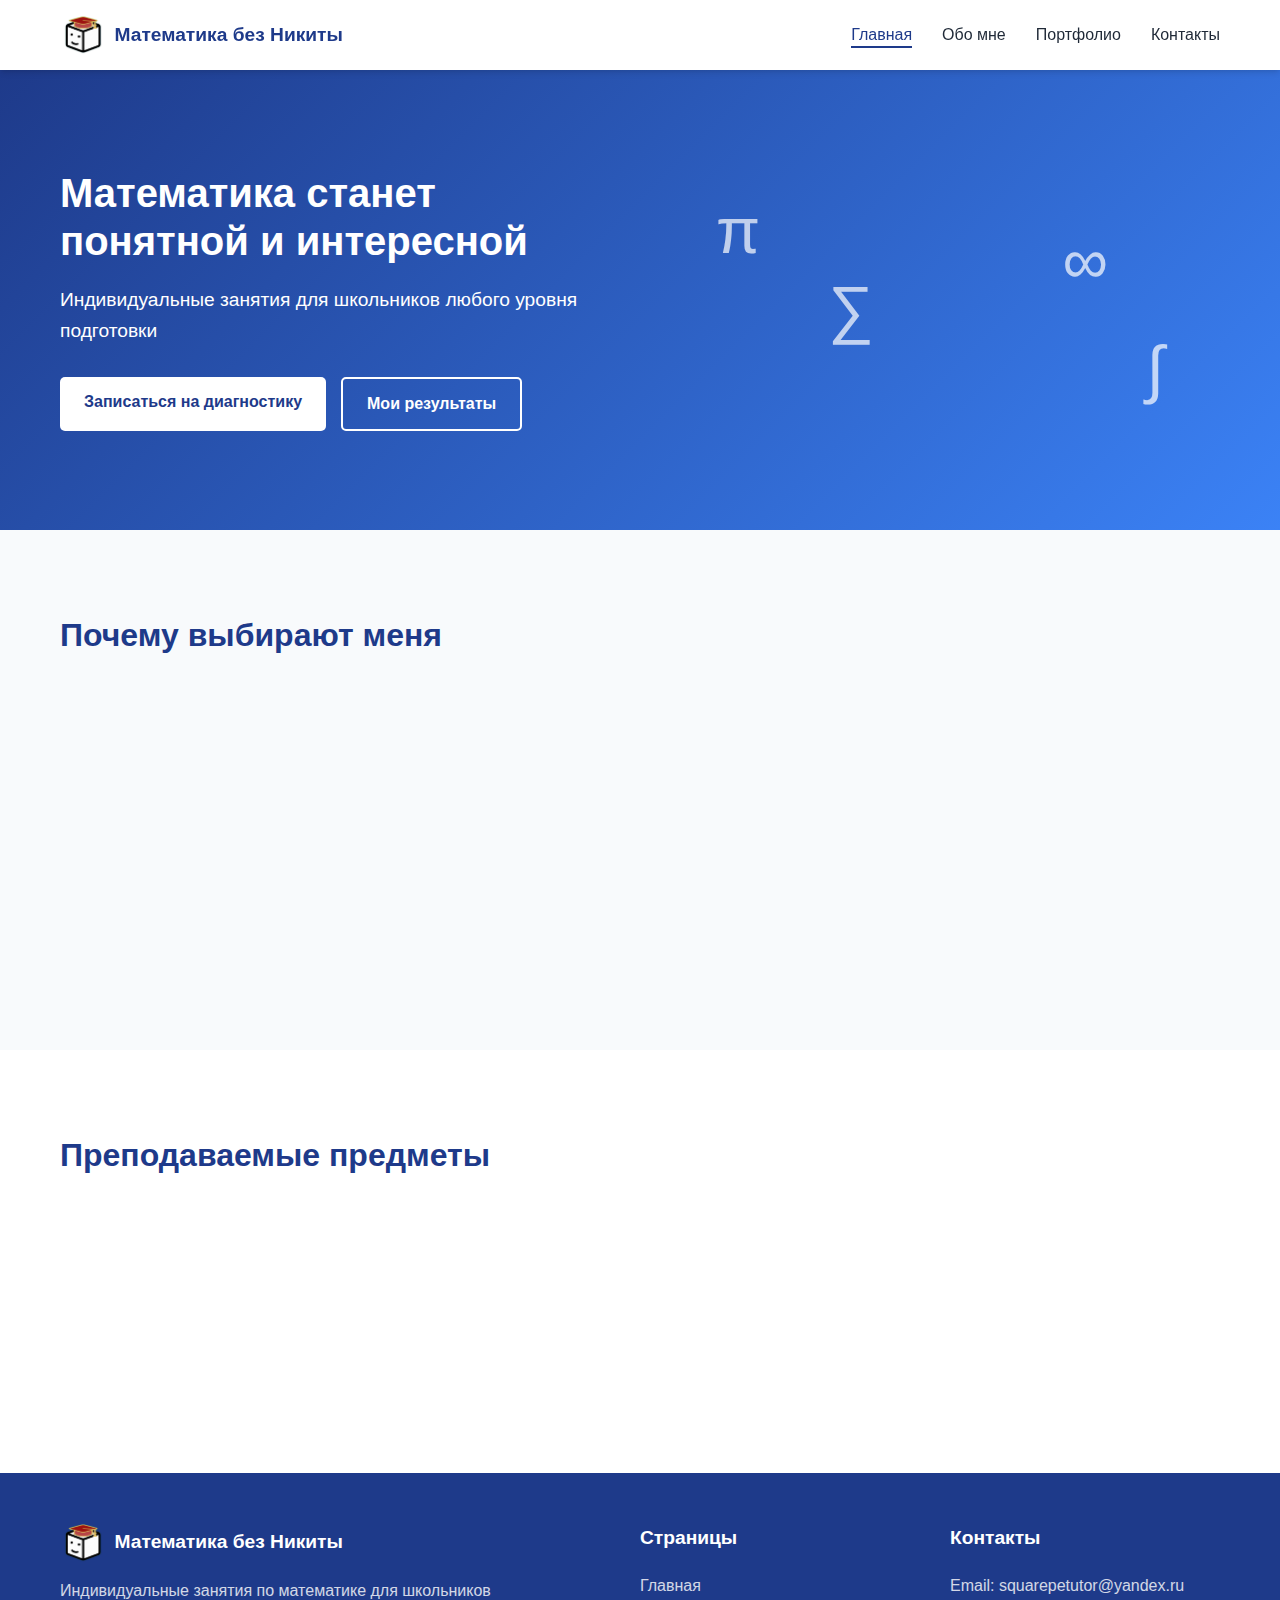
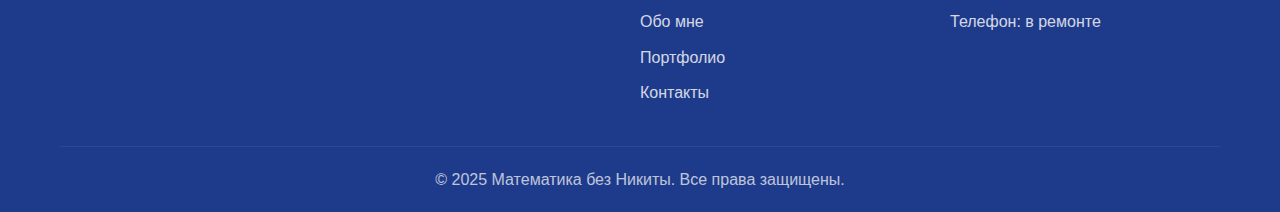
<file: index.html>
<!DOCTYPE html>
<html lang="ru">
<head>
    <meta charset="UTF-8">
    <meta name="viewport" content="width=device-width, initial-scale=1.0">
    <title>Репетитор по математике | Главная</title>
    <link rel="stylesheet" href="css/style.css">
    <link rel="stylesheet" href="css/animations.css">
</head>
<body>
    <header class="header">
        <div class="container">
            <div class="header-content">
                <a href="index.html" class="logo">
                    <img src="images/logo.png" alt="Логотип репетитора по математике">
                    <span>Математика без Никиты</span>
                </a>
                <nav class="nav">
                    <ul>
                        <li><a href="index.html" class="active">Главная</a></li>
                        <li><a href="about.html">Обо мне</a></li>
                        <li><a href="portfolio.html">Портфолио</a></li>
                        <li><a href="contacts.html">Контакты</a></li>
                    </ul>
                </nav>
                <button class="menu-toggle" id="menuToggle">
                    <span></span>
                    <span></span>
                    <span></span>
                </button>
            </div>
        </div>
    </header>

    <main>
        <section class="hero">
            <div class="container">
                <div class="hero-content">
                    <div class="hero-text">
                        <h1 class="hero-title fade-in">Математика станет понятной и интересной</h1>
                        <p class="hero-subtitle fade-in">Индивидуальные занятия для школьников любого уровня подготовки</p>
                        <div class="hero-buttons fade-in">
                            <a href="contacts.html" class="btn btn-primary">Записаться на диагностику</a>
                            <a href="portfolio.html" class="btn btn-secondary">Мои результаты</a>
                        </div>
                    </div>
                    <div class="hero-image">
                        <div class="math-symbols">
                            <span class="symbol">π</span>
                            <span class="symbol">∞</span>
                            <span class="symbol">∑</span>
                            <span class="symbol">∫</span>
                        </div>
                    </div>
                </div>
            </div>
        </section>

        <section class="features">
            <div class="container">
                <h2 class="section-title">Почему выбирают меня</h2>
                <div class="features-grid">
                    <div class="feature-card slide-up">
                        <div class="feature-icon">🎯</div>
                        <h3>Индивидуальный подход</h3>
                        <p>Программа занятий разрабатывается с учетом уровня знаний и целей каждого ученика</p>
                    </div>
                    <div class="feature-card slide-up">
                        <div class="feature-icon">📈</div>
                        <h3>Видимый результат</h3>
                        <p>Систематическое улучшение оценок и понимание предмета уже после первых занятий</p>
                    </div>
                    <div class="feature-card slide-up">
                        <div class="feature-icon">⏱️</div>
                        <h3>Гибкий график</h3>
                        <p>Возможность подобрать удобное время для занятий, включая выходные дни</p>
                    </div>
                </div>
            </div>
        </section>

        <section class="subjects">
            <div class="container">
                <h2 class="section-title">Преподаваемые предметы</h2>
                <div class="subjects-list">
                    <div class="subject-item scale-in">
                        <h3>Подготовка к ОГЭ</h3>
                        <p>Системная подготовка к основному государственному экзамену по математике</p>
                    </div>
                    <div class="subject-item scale-in">
                        <h3>Подготовка к ЕГЭ</h3>
                        <p>Углубленная подготовка к единому государственному экзамену, разбор всех заданий</p>
                    </div>
                    <div class="subject-item scale-in">
                        <h3>Подготовка к ДВИ</h3>
                        <p>Подготовка к вступительным испытаниям МГУ на базе заданий прошлых лет</p>
                    </div>
                </div>
            </div>
        </section>
    </main>

    <footer class="footer">
        <div class="container">
            <div class="footer-content">
                <div class="footer-info">
                    <div class="logo logo-footer">
                        <img src="images/logo.png" alt="Логотип репетитора по математике">
                        <span>Математика без Никиты</span>
                    </div>
                    <p>Индивидуальные занятия по математике для школьников</p>
                </div>
                <div class="footer-links">
                    <h4>Страницы</h4>
                    <ul>
                        <li><a href="index.html">Главная</a></li>
                        <li><a href="about.html">Обо мне</a></li>
                        <li><a href="portfolio.html">Портфолио</a></li>
                        <li><a href="contacts.html">Контакты</a></li>
                    </ul>
                </div>
                <div class="footer-contact">
                    <h4>Контакты</h4>
                    <p>Email: squarepetutor@yandex.ru</p>
                    <p>Телефон: в ремонте</p>
                </div>
            </div>
            <div class="footer-bottom">
                <p>&copy; 2025 Математика без Никиты. Все права защищены.</p>
            </div>
        </div>
    </footer>

    <script src="js/main.js"></script>
    <script src="js/animations.js"></script>
</body>
</html>
</file>
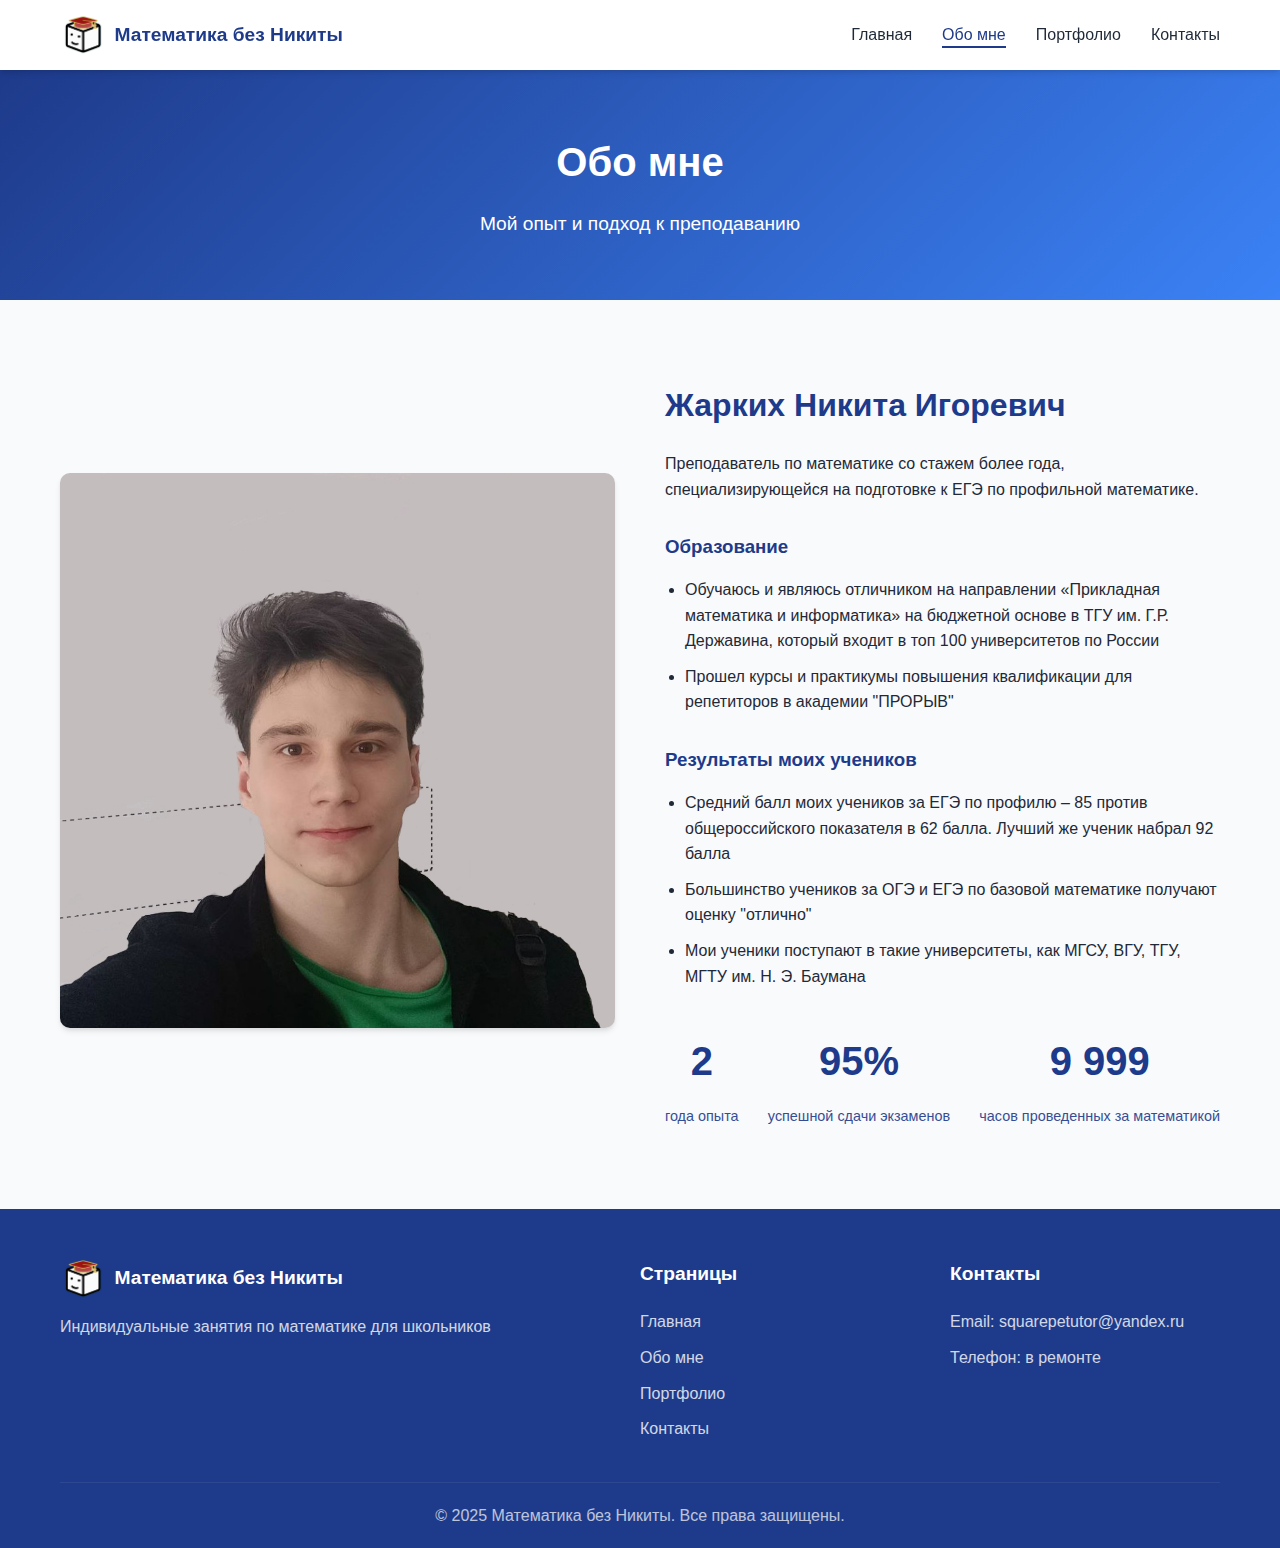
<file: about.html>
<!DOCTYPE html>
<html lang="ru">
<head>
    <meta charset="UTF-8">
    <meta name="viewport" content="width=device-width, initial-scale=1.0">
    <title>Репетитор по математике | Обо мне</title>
    <link rel="stylesheet" href="css/style.css">
    <link rel="stylesheet" href="css/animations.css">
</head>
<body>
    <header class="header">
        <div class="container">
            <div class="header-content">
                <a href="index.html" class="logo">
                    <img src="images/logo.png" alt="Логотип репетитора по математике">
                    <span>Математика без Никиты</span>
                </a>
                <nav class="nav">
                    <ul>
                        <li><a href="index.html">Главная</a></li>
                        <li><a href="about.html" class="active">Обо мне</a></li>
                        <li><a href="portfolio.html">Портфолио</a></li>
                        <li><a href="contacts.html">Контакты</a></li>
                    </ul>
                </nav>
                <button class="menu-toggle" id="menuToggle">
                    <span></span>
                    <span></span>
                    <span></span>
                </button>
            </div>
        </div>
    </header>

    <main>
        <section class="page-hero">
            <div class="container">
                <h1 class="page-title fade-in">Обо мне</h1>
                <p class="page-subtitle fade-in">Мой опыт и подход к преподаванию</p>
            </div>
        </section>

        <section class="about-content">
            <div class="container">
                <div class="about-grid">
                    <div class="about-image slide-in-left">
                        <img src="images/profile.jpg" alt="Фото репетитора">
                    </div>
                    <div class="about-text slide-in-right">
                        <h2>Жарких Никита Игоревич</h2>
                        <p>Преподаватель по математике со стажем более года, специализирующейся на подготовке к ЕГЭ по профильной математике.</p>
                        
                        <h3>Образование</h3>
                        <ul>
                            <li>Обучаюсь и являюсь отличником на направлении «Прикладная математика и информатика» на бюджетной основе в ТГУ им. Г.Р. Державина, который входит в топ 100 университетов по России</li>
                            <li>Прошел курсы и практикумы повышения квалификации для репетиторов в академии "ПРОРЫВ"</li>
                        </ul>
                        
                        <h3>Результаты моих учеников</h3>
                        <ul>
                            <li>Средний балл моих учеников за ЕГЭ по профилю – 85 против общероссийского показателя в 62 балла. Лучший же ученик набрал 92 балла</li>
                            <li>Большинство учеников за ОГЭ и ЕГЭ по базовой математике получают оценку "отлично"</li>
                            <li>Мои ученики поступают в такие университеты, как МГСУ, ВГУ, ТГУ, МГТУ им. Н. Э. Баумана</li>
                        </ul>
                        
                        <div class="stats">
                            <div class="stat">
                                <span class="stat-number about-color-blue">2</span>
                                <span class="stat-label about-color-blue">года опыта</span>
                            </div>
                            <div class="stat">
                                <span class="stat-number about-color-blue">95%</span>
                                <span class="stat-label about-color-blue">успешной сдачи экзаменов</span>
                            </div>
                            <div class="stat">
                                <span class="stat-number about-color-blue">9 999</span>
                                <span class="stat-label about-color-blue">часов проведенных за математикой</span>
                            </div>
                        </div>
                    </div>
                </div>
            </div>
        </section>
    </main>

    <footer class="footer">
        <div class="container">
            <div class="footer-content">
                <div class="footer-info">
                    <div class="logo logo-footer">
                        <img src="images/logo.png" alt="Логотип репетитора по математике">
                        <span>Математика без Никиты</span>
                    </div>
                    <p>Индивидуальные занятия по математике для школьников</p>
                </div>
                <div class="footer-links">
                    <h4>Страницы</h4>
                    <ul>
                        <li><a href="index.html">Главная</a></li>
                        <li><a href="about.html">Обо мне</a></li>
                        <li><a href="portfolio.html">Портфолио</a></li>
                        <li><a href="contacts.html">Контакты</a></li>
                    </ul>
                </div>
                <div class="footer-contact">
                    <h4>Контакты</h4>
                    <p>Email: squarepetutor@yandex.ru</p>
                    <p>Телефон: в ремонте</p>
                </div>
            </div>
            <div class="footer-bottom">
                <p>&copy; 2025 Математика без Никиты. Все права защищены.</p>
            </div>
        </div>
    </footer>

    <script src="js/main.js"></script>
    <script src="js/animations.js"></script>
</body>
</html>
</file>
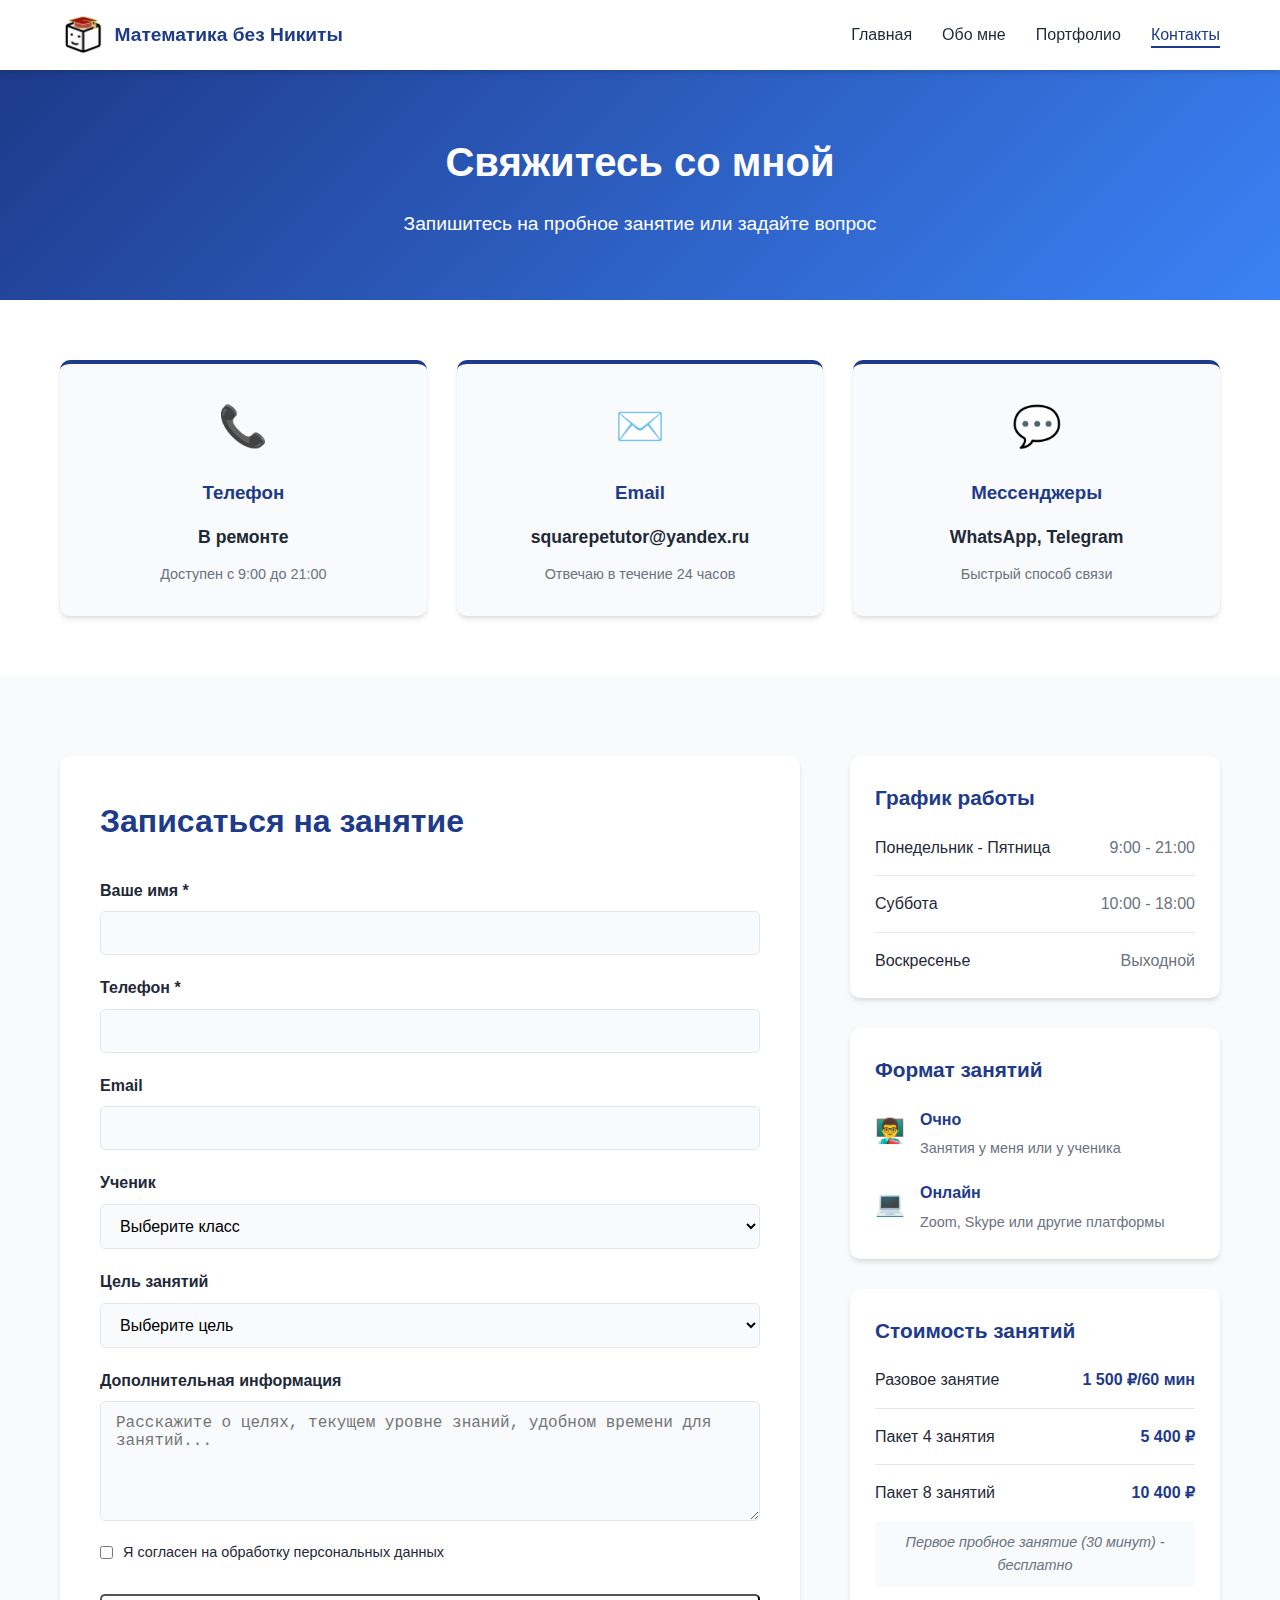
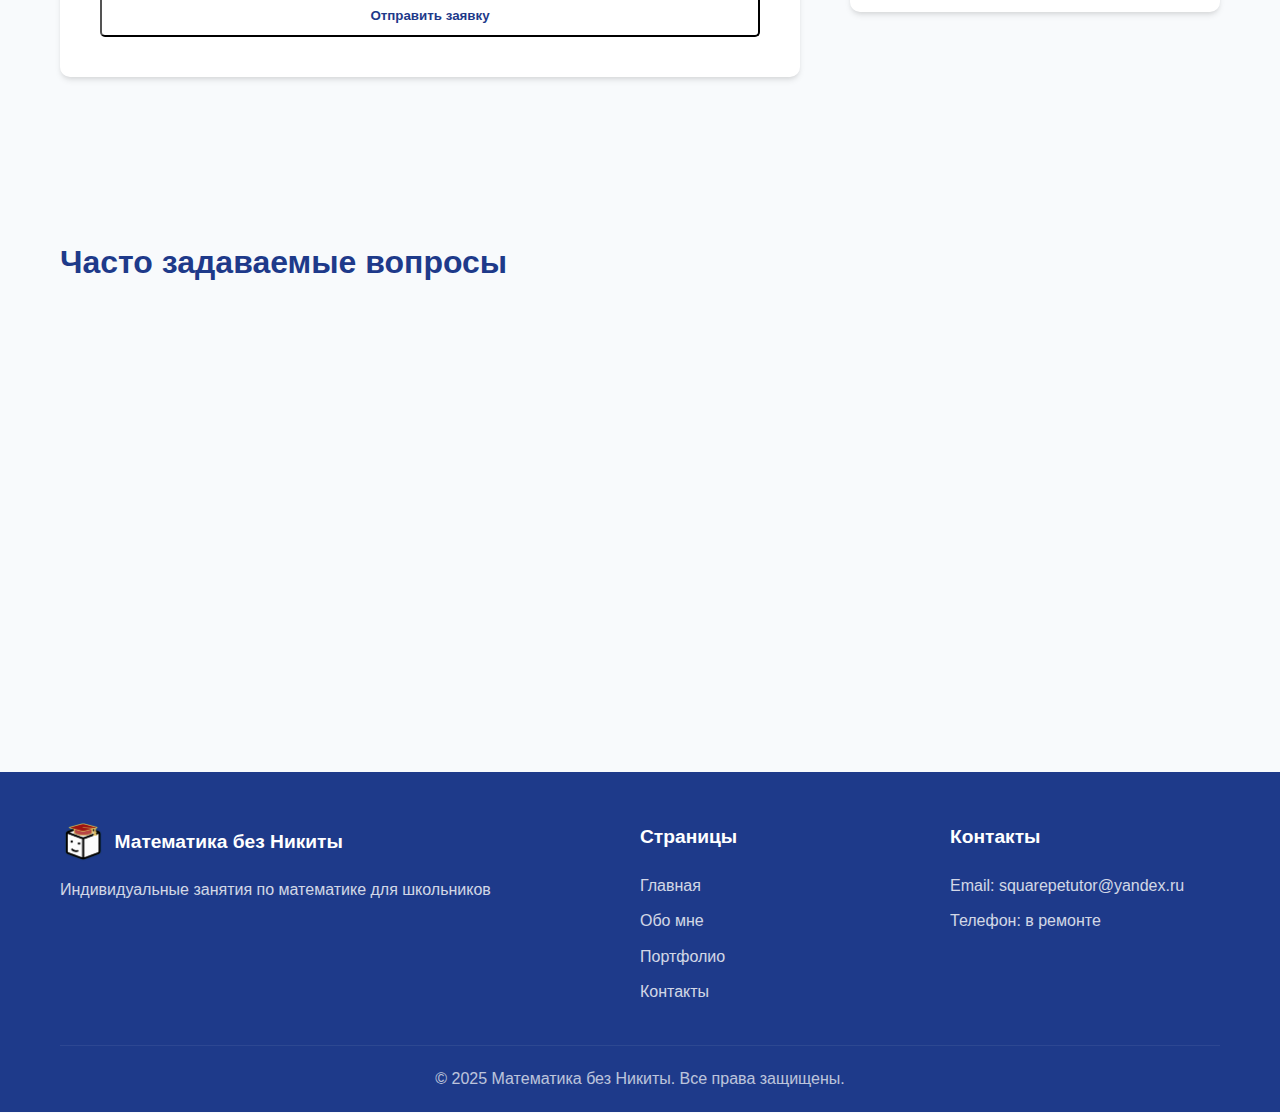
<file: contacts.html>
<!DOCTYPE html>
<html lang="ru">
<head>
    <meta charset="UTF-8">
    <meta name="viewport" content="width=device-width, initial-scale=1.0">
    <title>Репетитор по математике | Контакты</title>
    <link rel="stylesheet" href="css/style.css">
    <link rel="stylesheet" href="css/animations.css">
</head>
<body>
    <header class="header">
        <div class="container">
            <div class="header-content">
                <a href="index.html" class="logo">
                    <img src="images/logo.png" alt="Логотип репетитора по математике">
                    <span>Математика без Никиты</span>
                </a>
                <nav class="nav">
                    <ul>
                        <li><a href="index.html">Главная</a></li>
                        <li><a href="about.html">Обо мне</a></li>
                        <li><a href="portfolio.html">Портфолио</a></li>
                        <li><a href="contacts.html" class="active">Контакты</a></li>
                    </ul>
                </nav>
                <button class="menu-toggle" id="menuToggle">
                    <span></span>
                    <span></span>
                    <span></span>
                </button>
            </div>
        </div>
    </header>

    <main>
        <section class="page-hero">
            <div class="container">
                <h1 class="page-title fade-in">Свяжитесь со мной</h1>
                <p class="page-subtitle fade-in">Запишитесь на пробное занятие или задайте вопрос</p>
            </div>
        </section>

        <section class="contact-info">
            <div class="container">
                <div class="contact-grid">
                    <div class="contact-card slide-in-left">
                        <div class="contact-icon">📞</div>
                        <h3>Телефон</h3>
                        <p>В ремонте</p>
                        <span class="contact-note">Доступен с 9:00 до 21:00</span>
                    </div>
                    
                    <div class="contact-card">
                        <div class="contact-icon">✉️</div>
                        <h3>Email</h3>
                        <p>squarepetutor@yandex.ru</p>
                        <span class="contact-note">Отвечаю в течение 24 часов</span>
                    </div>
                    
                    <div class="contact-card slide-in-right">
                        <div class="contact-icon">💬</div>
                        <h3>Мессенджеры</h3>
                        <p>WhatsApp, Telegram</p>
                        <span class="contact-note">Быстрый способ связи</span>
                    </div>
                </div>
            </div>
        </section>

        <section class="contact-content">
            <div class="container">
                <div class="contact-layout">
                    <div class="contact-form-section">
                        <h2 class="section-title">Записаться на занятие</h2>
                        <form class="contact-form" id="contactForm">
                            <div class="form-group">
                                <label for="name">Ваше имя *</label>
                                <input type="text" id="name" name="name" required>
                                <span class="error-message" id="nameError"></span>
                            </div>
                            
                            <div class="form-group">
                                <label for="phone">Телефон *</label>
                                <input type="tel" id="phone" name="phone" required>
                                <span class="error-message" id="phoneError"></span>
                            </div>
                            
                            <div class="form-group">
                                <label for="email">Email</label>
                                <input type="email" id="email" name="email">
                                <span class="error-message" id="emailError"></span>
                            </div>
                            
                            <div class="form-group">
                                <label for="student">Ученик</label>
                                <select id="student" name="student">
                                    <option value="">Выберите класс</option>
                                    <option value="1-4">1-4 класс</option>
                                    <option value="5-7">5-7 класс</option>
                                    <option value="8-9">8-9 класс (подготовка к ОГЭ)</option>
                                    <option value="10-11">10-11 класс (подготовка к ЕГЭ)</option>
                                    <option value="other">Другое</option>
                                </select>
                            </div>
                            
                            <div class="form-group">
                                <label for="subject">Цель занятий</label>
                                <select id="subject" name="subject">
                                    <option value="">Выберите цель</option>
                                    <option value="homework">Помощь с домашними заданиями</option>
                                    <option value="gaps">Устранение пробелов в знаниях</option>
                                    <option value="oge">Подготовка к ОГЭ</option>
                                    <option value="ege">Подготовка к ЕГЭ</option>
                                    <option value="olympiad">Подготовка к олимпиадам</option>
                                    <option value="other">Другое</option>
                                </select>
                            </div>
                            
                            <div class="form-group">
                                <label for="message">Дополнительная информация</label>
                                <textarea id="message" name="message" rows="5" placeholder="Расскажите о целях, текущем уровне знаний, удобном времени для занятий..."></textarea>
                            </div>
                            
                            <div class="form-group checkbox-group">
                                <input type="checkbox" id="consent" name="consent" required>
                                <label for="consent">Я согласен на обработку персональных данных</label>
                                <span class="error-message" id="consentError"></span>
                            </div>
                            
                            <button type="submit" class="btn btn-primary btn-full">Отправить заявку</button>
                        </form>
                    </div>
                    
                    <div class="contact-details">
                        <div class="details-card">
                            <h3>График работы</h3>
                            <div class="schedule">
                                <div class="schedule-item">
                                    <span class="day">Понедельник - Пятница</span>
                                    <span class="time">9:00 - 21:00</span>
                                </div>
                                <div class="schedule-item">
                                    <span class="day">Суббота</span>
                                    <span class="time">10:00 - 18:00</span>
                                </div>
                                <div class="schedule-item">
                                    <span class="day">Воскресенье</span>
                                    <span class="time">Выходной</span>
                                </div>
                            </div>
                        </div>
                        
                        <div class="details-card">
                            <h3>Формат занятий</h3>
                            <div class="format-list">
                                <div class="format-item">
                                    <div class="format-icon">👨‍🏫</div>
                                    <div class="format-info">
                                        <h4>Очно</h4>
                                        <p>Занятия у меня или у ученика</p>
                                    </div>
                                </div>
                                <div class="format-item">
                                    <div class="format-icon">💻</div>
                                    <div class="format-info">
                                        <h4>Онлайн</h4>
                                        <p>Zoom, Skype или другие платформы</p>
                                    </div>
                                </div>
                            </div>
                        </div>
                        
                        <div class="details-card">
                            <h3>Стоимость занятий</h3>
                            <div class="pricing">
                                <div class="price-item">
                                    <span class="lesson-type">Разовое занятие</span>
                                    <span class="price">1 500 ₽/60 мин</span>
                                </div>
                                <div class="price-item">
                                    <span class="lesson-type">Пакет 4 занятия</span>
                                    <span class="price">5 400 ₽</span>
                                </div>
                                <div class="price-item">
                                    <span class="lesson-type">Пакет 8 занятий</span>
                                    <span class="price">10 400 ₽</span>
                                </div>
                            </div>
                            <p class="price-note">Первое пробное занятие (30 минут) - бесплатно</p>
                        </div>
                    </div>
                </div>
            </div>
        </section>

        <section class="faq-section">
            <div class="container">
                <h2 class="section-title">Часто задаваемые вопросы</h2>
                <div class="faq-list">
                    <div class="faq-item slide-up">
                        <div class="faq-question">
                            <h3>Как проходит первое занятие?</h3>
                            <span class="faq-toggle">+</span>
                        </div>
                        <div class="faq-answer">
                            <p>Первое занятие длится 30 минут и проводится бесплатно. На нем я знакомлюсь с учеником, определяю текущий уровень знаний, выявляю пробелы и обсуждаю цели. После занятия составляю индивидуальный план подготовки.</p>
                        </div>
                    </div>
                    
                    <div class="faq-item slide-up">
                        <div class="faq-question">
                            <h3>Сколько длится стандартное занятие?</h3>
                            <span class="faq-toggle">+</span>
                        </div>
                        <div class="faq-answer">
                            <p>Стандартное занятие длится 60 минут. Для подготовки к ЕГЭ и ОГЭ рекомендую занятия по 90 минут, чтобы охватить больше материала и проработать сложные задания.</p>
                        </div>
                    </div>
                    
                    <div class="faq-item slide-up">
                        <div class="faq-question">
                            <h3>Нужно ли покупать учебники?</h3>
                            <span class="faq-toggle">+</span>
                        </div>
                        <div class="faq-answer">
                            <p>Все необходимые материалы я предоставляю в электронном виде. Это включает теорию, практические задания, тесты и дополнительные материалы. Если потребуются конкретные учебники, я сообщу заранее.</p>
                        </div>
                    </div>
                    
                    <div class="faq-item slide-up">
                        <div class="faq-question">
                            <h3>Можно ли перенести занятие?</h3>
                            <span class="faq-toggle">+</span>
                        </div>
                        <div class="faq-answer">
                            <p>Да, занятие можно перенести, если предупредить за 24 часа. В экстренных ситуациях рассмотрим индивидуально. Отмененные занятия не пропадают - мы найдем удобное время для переноса.</p>
                        </div>
                    </div>
                </div>
            </div>
        </section>
    </main>

    <footer class="footer">
        <div class="container">
            <div class="footer-content">
                <div class="footer-info">
                    <div class="logo logo-footer">
                        <img src="images/logo.png" alt="Логотип репетитора по математике">
                        <span>Математика без Никиты</span>
                    </div>
                    <p>Индивидуальные занятия по математике для школьников</p>
                </div>
                <div class="footer-links">
                    <h4>Страницы</h4>
                    <ul>
                        <li><a href="index.html">Главная</a></li>
                        <li><a href="about.html">Обо мне</a></li>
                        <li><a href="portfolio.html">Портфолио</a></li>
                        <li><a href="contacts.html">Контакты</a></li>
                    </ul>
                </div>
                <div class="footer-contact">
                    <h4>Контакты</h4>
                    <p>Email: squarepetutor@yandex.ru</p>
                    <p>Телефон: в ремонте</p>
                </div>
            </div>
            <div class="footer-bottom">
                <p>&copy; 2025 Математика без Никиты. Все права защищены.</p>
            </div>
        </div>
    </footer>

    <script src="js/main.js"></script>
    <script src="js/animations.js"></script>
    <script src="js/contacts.js"></script>
</body>
</html>
</file>
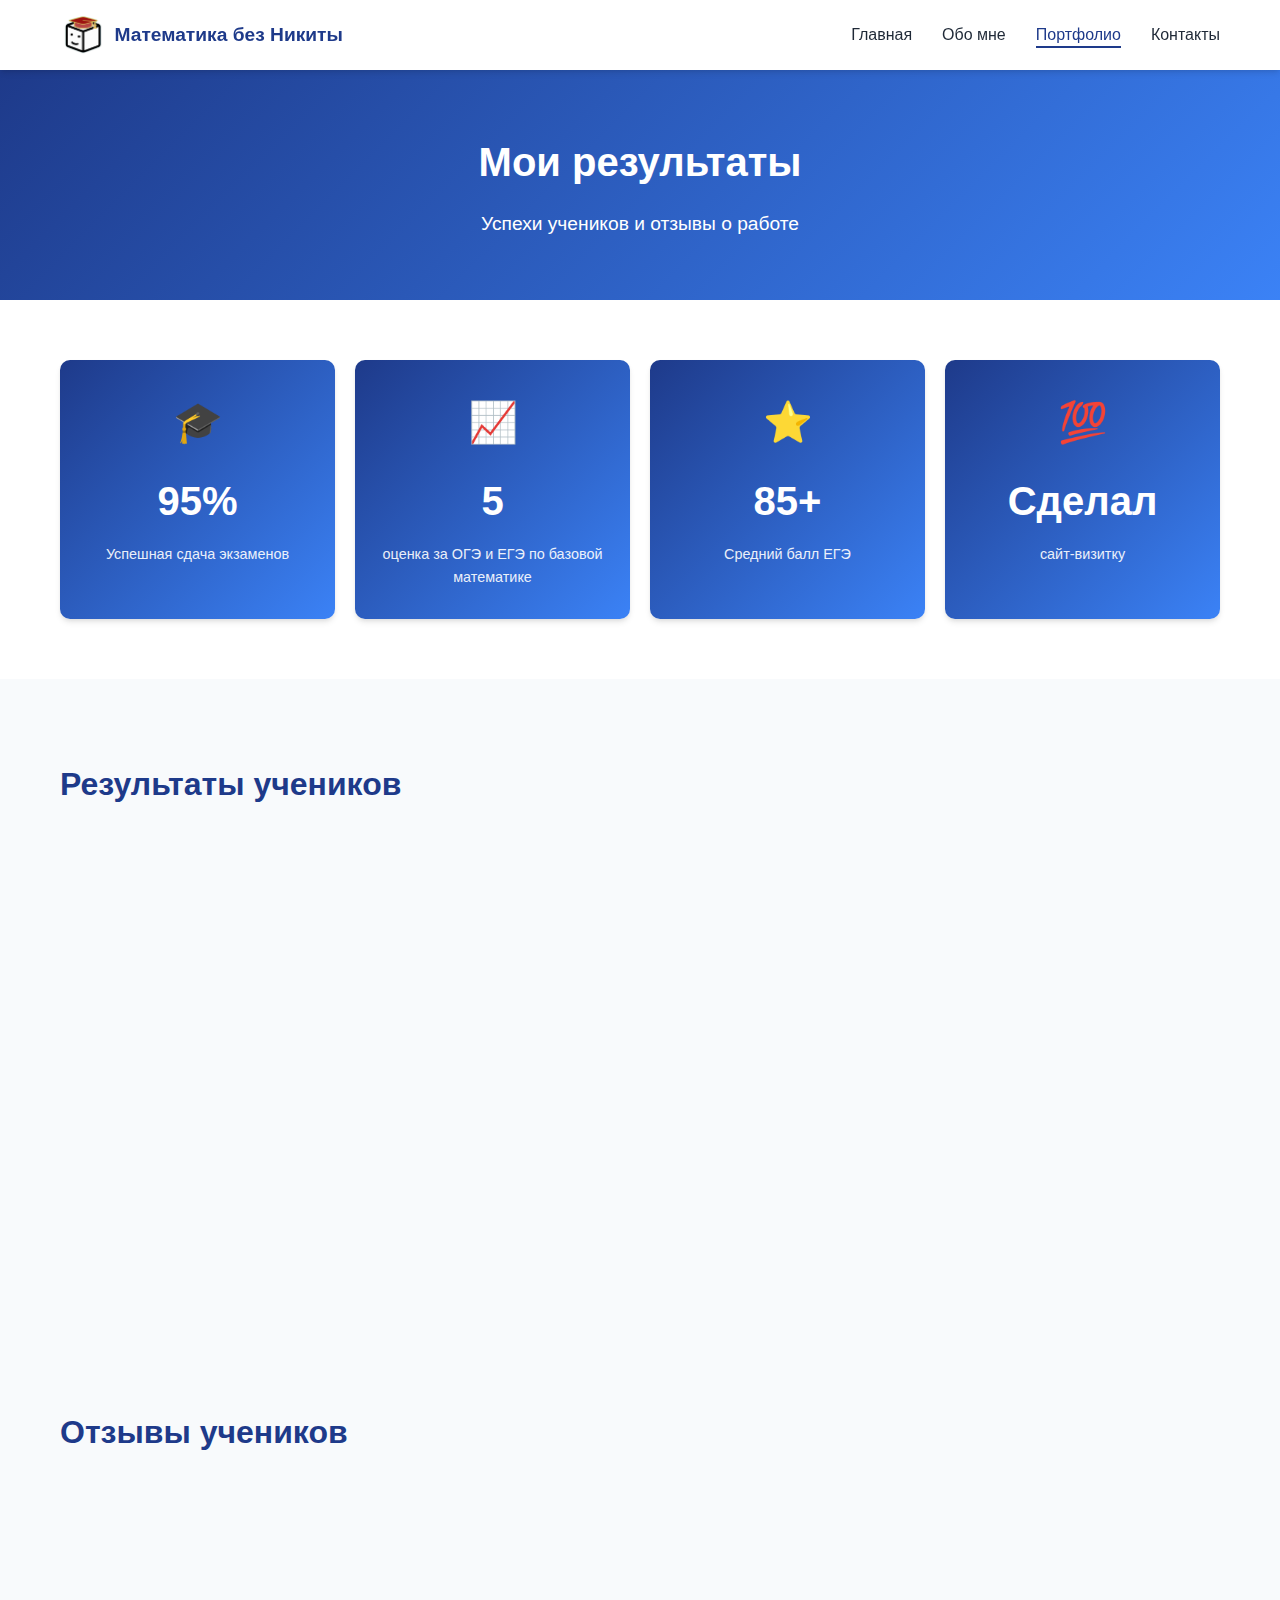
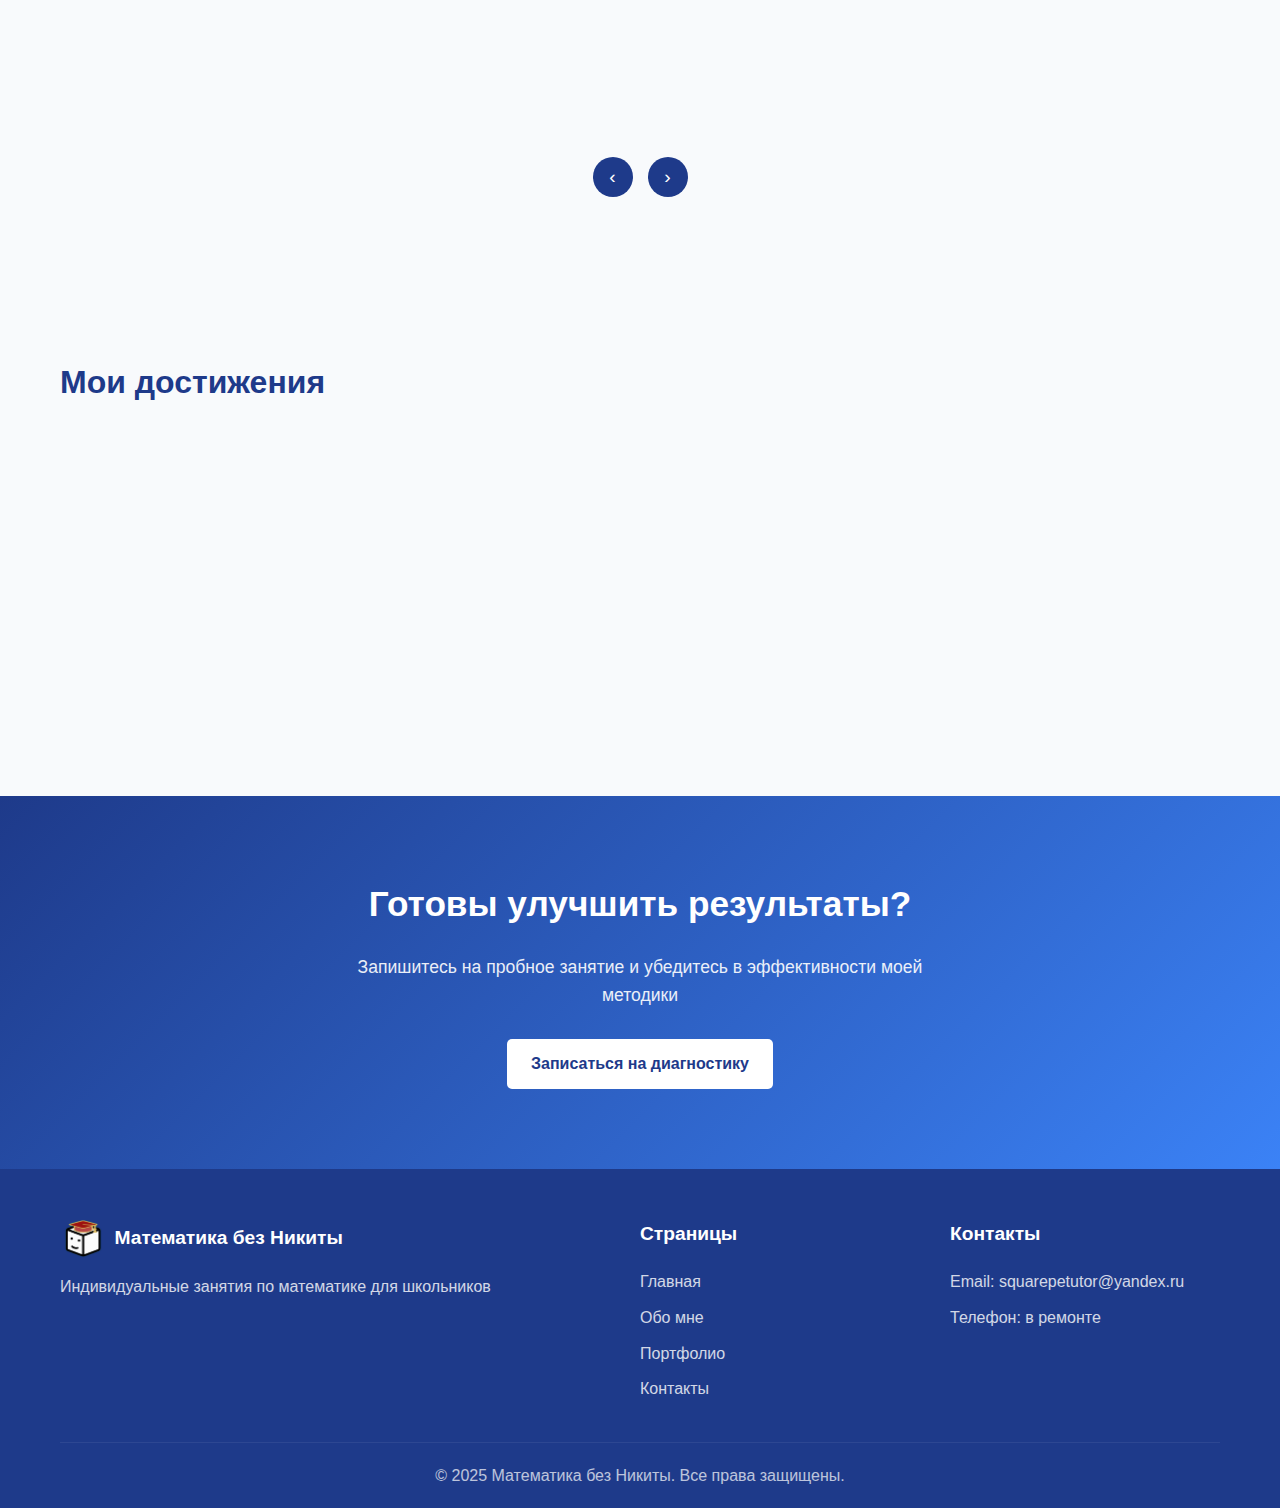
<file: portfolio.html>
<!DOCTYPE html>
<html lang="ru">
<head>
    <meta charset="UTF-8">
    <meta name="viewport" content="width=device-width, initial-scale=1.0">
    <title>Репетитор по математике | Портфолио</title>
    <link rel="stylesheet" href="css/style.css">
    <link rel="stylesheet" href="css/animations.css">
</head>
<body>
    <header class="header">
        <div class="container">
            <div class="header-content">
                <a href="index.html" class="logo">
                    <img src="images/logo.png" alt="Логотип репетитора по математике">
                    <span>Математика без Никиты</span>
                </a>
                <nav class="nav">
                    <ul>
                        <li><a href="index.html">Главная</a></li>
                        <li><a href="about.html">Обо мне</a></li>
                        <li><a href="portfolio.html" class="active">Портфолио</a></li>
                        <li><a href="contacts.html">Контакты</a></li>
                    </ul>
                </nav>
                <button class="menu-toggle" id="menuToggle">
                    <span></span>
                    <span></span>
                    <span></span>
                </button>
            </div>
        </div>
    </header>

    <main>
        <section class="page-hero">
            <div class="container">
                <h1 class="page-title fade-in">Мои результаты</h1>
                <p class="page-subtitle fade-in">Успехи учеников и отзывы о работе</p>
            </div>
        </section>

        <section class="portfolio-stats">
            <div class="container">
                <div class="stats-grid">
                    <div class="stat-card scale-in">
                        <div class="stat-icon">🎓</div>
                        <div class="stat-number">95%</div>
                        <div class="stat-label">Успешная сдача экзаменов</div>
                    </div>
                    <div class="stat-card scale-in">
                        <div class="stat-icon">📈</div>
                        <div class="stat-number">5</div>
                        <div class="stat-label">оценка за ОГЭ и ЕГЭ по базовой математике</div>
                    </div>
                    <div class="stat-card scale-in">
                        <div class="stat-icon">⭐</div>
                        <div class="stat-number">85+</div>
                        <div class="stat-label">Средний балл ЕГЭ</div>
                    </div>
                    <div class="stat-card scale-in">
                        <div class="stat-icon">💯</div>
                        <div class="stat-number">Сделал</div>
                        <div class="stat-label">сайт-визитку</div>
                    </div>
                </div>
            </div>
        </section>

        <section class="student-results">
            <div class="container">
                <h2 class="section-title">Результаты учеников</h2>
                <div class="results-grid">
                    <div class="result-card slide-up">
                        <div class="result-header">
                            <h3>Максим К.</h3>
                            <span class="exam-tag">ЕГЭ 2024 профиль</span>
                        </div>
                        <div class="result-progress">
                            <div class="progress-info">
                                <span>Было: 76 балла</span>
                                <span>Стало: 96 балла</span>
                            </div>
                            <div class="progress-bar">
                                <div class="progress-fill" style="width: 96%"></div>
                            </div>
                        </div>
                        <p class="result-description">2 года подготовки. Поступил в Бауманку на бюджет на ПМИ.</p>
                    </div>

                    <div class="result-card slide-up">
                        <div class="result-header">
                            <h3>Алёна Б.</h3>
                            <span class="exam-tag">ЕГЭ 2024 база</span>
                        </div>
                        <div class="result-progress">
                            <div class="progress-info">
                                <span>Было: оценка 3</span>
                                <span>Стало: оценка 4</span>
                            </div>
                            <div class="progress-bar">
                                <div class="progress-fill" style="width: 80%"></div>
                            </div>
                        </div>
                        <p class="result-description">За месяц подготовки закрыли ряд пробелов и уверенно сдала на 4</p>
                    </div>

                    <div class="result-card slide-up">
                        <div class="result-header">
                            <h3>Лера К.</h3>
                            <span class="exam-tag">ЕГЭ 2025 профиль</span>
                        </div>
                        <div class="result-progress">
                            <div class="progress-info">
                                <span>Было: 64 баллов</span>
                                <span>Стало: 78 баллов</span>
                            </div>
                            <div class="progress-bar">
                                <div class="progress-fill" style="width: 78%"></div>
                            </div>
                        </div>
                        <p class="result-description">Неуверенно решала первую часть, а за месяц до экзамена подготовилась на 78 баллов.</p>
                    </div>

                    <div class="result-card slide-up">
                        <div class="result-header">
                            <h3>Никита Б.</h3>
                            <span class="exam-tag">ЕГЭ 2025 профиль</span>
                        </div>
                        <div class="result-progress">
                            <div class="progress-info">
                                <span>Было: 60 баллов</span>
                                <span>Стало: 92 балла</span>
                            </div>
                            <div class="progress-bar">
                                <div class="progress-fill" style="width: 92%"></div>
                            </div>
                        </div>
                        <p class="result-description">Пол года подготовки. Высокобальник.</p>
                    </div>
                </div>
            </div>
        </section>

        <section class="reviews">
            <div class="container">
                <h2 class="section-title">Отзывы учеников</h2>
                <div class="reviews-slider">
                    <div class="reviews-track">
                        <div class="review-card slide-in-left">
                            <div class="review-header">
                                <div class="reviewer-avatar">НБ</div>
                                <div class="reviewer-info">
                                    <h4>Никита Б.</h4>
                                    <span>ученик (ЕГЭ 92 балла)</span>
                                </div>
                            </div>
                            <div class="review-text">
                                <p>готовился с никитой к профилю, пришел к нему после нового года с 60 баллами. в итоге сдал на 92 балла)))). огромное спасибо ему за такой буст. не думал, что за такое время можно вырасти, но в итоге 90+! вторая часть оказалась проще чем я думал</p>
                            </div>
                            <div class="review-rating">★★★★★</div>
                        </div>

                        <div class="review-card">
                            <div class="review-header">
                                <div class="reviewer-avatar">АБ</div>
                                <div class="reviewer-info">
                                    <h4>Алёна Б.</h4>
                                    <span>ученица (ОГЭ на 5)</span>
                                </div>
                            </div>
                            <div class="review-text">
                                <p>Пришла за месяц до экзамена, сдала базу на 4!!!! спасибо большое Никите! быстро прошли много номеров, математика оказалась легче, чем я думала</p>
                            </div>
                            <div class="review-rating">★★★★★</div>
                        </div>

                        <div class="review-card slide-in-right">
                            <div class="review-header">
                                <div class="reviewer-avatar">ЛК</div>
                                <div class="reviewer-info">
                                    <h4>Лера К.</h4>
                                    <span>ученик (ЕГЭ 100 баллов)</span>
                                </div>
                            </div>
                            <div class="review-text">
                                <p>Пришли результат и у меня 78 баллов. У МЕНЯ ВСЯ ПЕРВАЯ ЧАСТЬ ПРАВИЛЬНАЯ и вторая часть на максимум, что я делала. Спасибо!!!!</p>
                            </div>
                            <div class="review-rating">★★★★★</div>
                        </div>
                    </div>
                    <div class="slider-controls">
                        <button class="slider-prev">‹</button>
                        <button class="slider-next">›</button>
                    </div>
                </div>
            </div>
        </section>

        <section class="achievements">
            <div class="container">
                <h2 class="section-title">Мои достижения</h2>
                <div class="achievements-grid">
                    <div class="achievement-card scale-in">
                        <div class="achievement-icon">🏆</div>
                        <h3>86 баллов</h3>
                        <p>за сдачу ЕГЭ по профильной математике в 2024 году</p>
                    </div>
                    <div class="achievement-card scale-in">
                        <div class="achievement-icon">📚</div>
                        <h3>Автор методик</h3>
                        <p>Создаю авторские файлики, методички и шпаргалки для подготовки к ЕГЭ и ОГЭ по математике</p>
                    </div>
                    <div class="achievement-card scale-in">
                        <div class="achievement-icon">👨‍🏫</div>
                        <h3>Универсальный репетитор</h3>
                        <p>Преподавал олимпиадную, высшую и школьную математику</p>
                    </div>
                </div>
            </div>
        </section>

        <section class="cta-section">
            <div class="container">
                <div class="cta-content">
                    <h2 class="cta-title">Готовы улучшить результаты?</h2>
                    <p class="cta-text">Запишитесь на пробное занятие и убедитесь в эффективности моей методики</p>
                    <a href="contacts.html" class="btn btn-primary">Записаться на диагностику</a>
                </div>
            </div>
        </section>
    </main>

    <footer class="footer">
        <div class="container">
            <div class="footer-content">
                <div class="footer-info">
                    <div class="logo logo-footer">
                        <img src="images/logo.png" alt="Логотип репетитора по математике">
                        <span>Математика без Никиты</span>
                    </div>
                    <p>Индивидуальные занятия по математике для школьников</p>
                </div>
                <div class="footer-links">
                    <h4>Страницы</h4>
                    <ul>
                        <li><a href="index.html">Главная</a></li>
                        <li><a href="about.html">Обо мне</a></li>
                        <li><a href="portfolio.html">Портфолио</a></li>
                        <li><a href="contacts.html">Контакты</a></li>
                    </ul>
                </div>
                <div class="footer-contact">
                    <h4>Контакты</h4>
                    <p>Email: squarepetutor@yandex.ru</p>
                    <p>Телефон: в ремонте</p>
                </div>
            </div>
            <div class="footer-bottom">
                <p>&copy; 2025 Математика без Никиты. Все права защищены.</p>
            </div>
        </div>
    </footer>

    <script src="js/main.js"></script>
    <script src="js/animations.js"></script>
    <script src="js/portfolio.js"></script>
</body>
</html>
</file>
<file: css/style.css>
/* Общие стили */
* {
    margin: 0;
    padding: 0;
    box-sizing: border-box;
}

:root {
    --primary-color: #1e3a8a;
    --primary-light: #3b82f6;
    --secondary-color: #ffffff;
    --accent-color: #60a5fa;
    --text-color: #1f2937;
    --text-light: #6b7280;
    --background-color: #f8fafc;
    --border-color: #e5e7eb;
    --shadow: 0 4px 6px -1px rgba(0, 0, 0, 0.1), 0 2px 4px -1px rgba(0, 0, 0, 0.06);
    --transition: all 0.3s ease;
}

body {
    font-family: 'Segoe UI', Tahoma, Geneva, Verdana, sans-serif;
    line-height: 1.6;
    color: var(--text-color);
    background-color: var(--background-color);
}

.container {
    max-width: 1200px;
    margin: 0 auto;
    padding: 0 20px;
}

/* Шапка */
.header {
    background-color: var(--secondary-color);
    box-shadow: var(--shadow);
    position: sticky;
    top: 0;
    z-index: 100;
}

.header-content {
    display: flex;
    justify-content: space-between;
    align-items: center;
    padding: 15px 0;
}

.logo {
    display: flex;
    align-items: center;
    text-decoration: none;
    color: var(--primary-color);
    font-weight: bold;
    font-size: 1.2rem;
}

.logo-footer {
    color: white;
}

.logo img {
    height: 40px;
    margin-right: 10px;
}

.nav ul {
    display: flex;
    list-style: none;
}

.nav li {
    margin-left: 30px;
}

.nav a {
    text-decoration: none;
    color: var(--text-color);
    font-weight: 500;
    transition: var(--transition);
    position: relative;
}

.nav a:hover,
.nav a.active {
    color: var(--primary-color);
}

.nav a.active::after {
    content: '';
    position: absolute;
    bottom: -5px;
    left: 0;
    width: 100%;
    height: 2px;
    background-color: var(--primary-color);
}

.menu-toggle {
    display: none;
    flex-direction: column;
    background: none;
    border: none;
    cursor: pointer;
}

.menu-toggle span {
    width: 25px;
    height: 3px;
    background-color: var(--primary-color);
    margin: 3px 0;
    transition: var(--transition);
}

/* Главный блок */
.hero {
    padding: 80px 0;
    background: linear-gradient(135deg, var(--primary-color) 0%, var(--primary-light) 100%);
    color: var(--secondary-color);
}

.hero-content {
    display: grid;
    grid-template-columns: 1fr 1fr;
    gap: 40px;
    align-items: center;
}

.hero-title {
    font-size: 2.5rem;
    margin-bottom: 20px;
    line-height: 1.2;
}

.hero-subtitle {
    font-size: 1.2rem;
    margin-bottom: 30px;
    opacity: 0.9;
}

.hero-buttons {
    display: flex;
    gap: 15px;
}

.btn {
    display: inline-block;
    padding: 12px 24px;
    border-radius: 5px;
    text-decoration: none;
    font-weight: 600;
    transition: var(--transition);
    text-align: center;
}

.btn-primary {
    background-color: var(--secondary-color);
    color: var(--primary-color);
}

.btn-primary:hover {
    transform: translateY(-3px);
    box-shadow: 0 10px 20px rgba(0, 0, 0, 0.1);
}

.btn-secondary {
    background-color: transparent;
    color: var(--secondary-color);
    border: 2px solid var(--secondary-color);
}

.btn-secondary:hover {
    background-color: rgba(255, 255, 255, 0.1);
}

.hero-image {
    position: relative;
    display: flex;
    justify-content: center;
    align-items: center;
    height: 300px;
}

.math-symbols {
    position: relative;
    width: 100%;
    height: 100%;
}

.symbol {
    position: absolute;
    font-size: 4rem;
    opacity: 0.7;
    animation: float 6s ease-in-out infinite;
}

.symbol:nth-child(1) {
    top: 10%;
    left: 10%;
    animation-delay: 0s;
}

.symbol:nth-child(2) {
    top: 20%;
    right: 20%;
    animation-delay: 1.5s;
}

.symbol:nth-child(3) {
    bottom: 30%;
    left: 30%;
    animation-delay: 3s;
}

.symbol:nth-child(4) {
    bottom: 10%;
    right: 10%;
    animation-delay: 4.5s;
}

/* Секции */
.section-title {
    text-align: center;
    font-size: 2rem;
    margin-bottom: 50px;
    color: var(--primary-color);
}

.features {
    padding: 80px 0;
}

.features-grid {
    display: grid;
    grid-template-columns: repeat(3, 1fr);
    gap: 30px;
}

.feature-card {
    background-color: var(--secondary-color);
    padding: 30px;
    border-radius: 10px;
    box-shadow: var(--shadow);
    text-align: center;
    transition: var(--transition);
}

.feature-card:hover {
    transform: translateY(-10px);
}

.feature-icon {
    font-size: 3rem;
    margin-bottom: 20px;
}

.feature-card h3 {
    margin-bottom: 15px;
    color: var(--primary-color);
}

.subjects {
    padding: 80px 0;
    background-color: var(--secondary-color);
}

.subjects-list {
    display: grid;
    grid-template-columns: repeat(3, 1fr);
    gap: 30px;
}

.subject-item {
    background-color: var(--background-color);
    padding: 30px;
    border-radius: 10px;
    box-shadow: var(--shadow);
    transition: var(--transition);
}

.subject-item:hover {
    transform: scale(1.05);
}

.subject-item h3 {
    margin-bottom: 15px;
    color: var(--primary-color);
}

/* Страница "Обо мне" */
.page-hero {
    padding: 60px 0;
    background: linear-gradient(135deg, var(--primary-color) 0%, var(--primary-light) 100%);
    color: var(--secondary-color);
    text-align: center;
}

.page-title {
    font-size: 2.5rem;
    margin-bottom: 15px;
}

.page-subtitle {
    font-size: 1.2rem;
    opacity: 0.9;
}

.about-content {
    padding: 80px 0;
}

.about-grid {
    display: grid;
    grid-template-columns: 1fr 1fr;
    gap: 50px;
    align-items: center;
}

.about-image img {
    width: 100%;
    border-radius: 10px;
    box-shadow: var(--shadow);
}

.about-text h2 {
    font-size: 2rem;
    margin-bottom: 20px;
    color: var(--primary-color);
}

.about-text h3 {
    margin: 30px 0 15px;
    color: var(--primary-color);
}

.about-text ul {
    margin-left: 20px;
    margin-bottom: 20px;
}

.about-text li {
    margin-bottom: 10px;
}

.stats {
    display: flex;
    justify-content: space-between;
    margin-top: 40px;
}

.stat {
    text-align: center;
}

.stat-number {
    display: block;
    font-size: 2.5rem;
    font-weight: bold;
    color: white;
}

.stat-label {
    font-size: 0.9rem;
    color: white;
}

.about-color-blue {
    color: var(--primary-color);
}

/* Подвал */
.footer {
    background-color: var(--primary-color);
    color: var(--secondary-color);
    padding: 50px 0 20px;
}

.footer-content {
    display: grid;
    grid-template-columns: 2fr 1fr 1fr;
    gap: 40px;
    margin-bottom: 30px;
}

.footer-info p {
    margin-top: 15px;
    opacity: 0.8;
}

.footer-links h4,
.footer-contact h4 {
    margin-bottom: 20px;
    font-size: 1.2rem;
}

.footer-links ul {
    list-style: none;
}

.footer-links li {
    margin-bottom: 10px;
}

.footer-links a {
    color: var(--secondary-color);
    text-decoration: none;
    opacity: 0.8;
    transition: var(--transition);
}

.footer-links a:hover {
    opacity: 1;
}

.footer-contact p {
    margin-bottom: 10px;
    opacity: 0.8;
}

.footer-bottom {
    text-align: center;
    padding-top: 20px;
    border-top: 1px solid rgba(255, 255, 255, 0.1);
    opacity: 0.7;
}

/* Адаптивность */
@media (max-width: 992px) {
    .hero-content,
    .about-grid {
        grid-template-columns: 1fr;
    }
    
    .features-grid,
    .subjects-list {
        grid-template-columns: repeat(2, 1fr);
    }
    
    .footer-content {
        grid-template-columns: 1fr 1fr;
    }
}

@media (max-width: 768px) {
    .nav {
        display: none;
        position: absolute;
        top: 100%;
        left: 0;
        width: 100%;
        background-color: var(--secondary-color);
        box-shadow: var(--shadow);
        padding: 20px;
    }
    
    .nav.active {
        display: block;
    }
    
    .nav ul {
        flex-direction: column;
    }
    
    .nav li {
        margin: 10px 0;
    }
    
    .menu-toggle {
        display: flex;
    }
    
    .features-grid,
    .subjects-list {
        grid-template-columns: 1fr;
    }
    
    .footer-content {
        grid-template-columns: 1fr;
    }
    
    .stats {
        flex-direction: column;
        gap: 20px;
    }
    
    .hero-buttons {
        flex-direction: column;
    }
}

/* Стили для страницы портфолио */
.portfolio-stats {
    padding: 60px 0;
    background-color: var(--secondary-color);
}

.stats-grid {
    display: grid;
    grid-template-columns: repeat(4, 1fr);
    gap: 20px;
}

.stat-card {
    background: linear-gradient(135deg, var(--primary-color) 0%, var(--primary-light) 100%);
    color: var(--secondary-color);
    padding: 30px 20px;
    border-radius: 10px;
    text-align: center;
    box-shadow: var(--shadow);
    transition: var(--transition);
}

.stat-card:hover {
    transform: translateY(-5px);
}

.stat-icon {
    font-size: 2.5rem;
    margin-bottom: 15px;
}

.stat-number {
    font-size: 2.5rem;
    font-weight: bold;
    margin-bottom: 10px;
}

.stat-label {
    font-size: 0.9rem;
    opacity: 0.9;
}

.student-results {
    padding: 80px 0;
}

.results-grid {
    display: grid;
    grid-template-columns: repeat(2, 1fr);
    gap: 30px;
}

.result-card {
    background-color: var(--secondary-color);
    padding: 25px;
    border-radius: 10px;
    box-shadow: var(--shadow);
    border-left: 4px solid var(--primary-color);
    transition: var(--transition);
}

.result-card:hover {
    transform: translateY(-5px);
    box-shadow: 0 10px 25px rgba(0, 0, 0, 0.1);
}

.result-header {
    display: flex;
    justify-content: space-between;
    align-items: center;
    margin-bottom: 20px;
}

.result-header h3 {
    color: var(--primary-color);
    margin: 0;
}

.exam-tag {
    background-color: var(--accent-color);
    color: var(--secondary-color);
    padding: 5px 10px;
    border-radius: 15px;
    font-size: 0.8rem;
    font-weight: 500;
}

.result-progress {
    margin-bottom: 15px;
}

.progress-info {
    display: flex;
    justify-content: space-between;
    margin-bottom: 8px;
    font-size: 0.9rem;
    color: var(--text-light);
}

.progress-bar {
    height: 8px;
    background-color: var(--border-color);
    border-radius: 4px;
    overflow: hidden;
}

.progress-fill {
    height: 100%;
    background: linear-gradient(90deg, var(--primary-color) 0%, var(--primary-light) 100%);
    border-radius: 4px;
    transition: width 1s ease-in-out;
}

.result-description {
    color: var(--text-light);
    font-size: 0.95rem;
    line-height: 1.5;
}

.reviews {
    padding: 80px 0;
    background-color: var(--background-color);
}

.reviews-slider {
    position: relative;
    overflow: hidden;
}

.reviews-track {
    display: flex;
    transition: transform 0.5s ease;
}

.review-card {
    flex: 0 0 100%;
    background-color: var(--secondary-color);
    padding: 30px;
    border-radius: 10px;
    box-shadow: var(--shadow);
    margin: 0 10px;
}

.review-header {
    display: flex;
    align-items: center;
    margin-bottom: 20px;
}

.reviewer-avatar {
    width: 50px;
    height: 50px;
    background: linear-gradient(135deg, var(--primary-color) 0%, var(--primary-light) 100%);
    border-radius: 50%;
    display: flex;
    align-items: center;
    justify-content: center;
    color: var(--secondary-color);
    font-weight: bold;
    margin-right: 15px;
}

.reviewer-info h4 {
    margin: 0 0 5px 0;
    color: var(--primary-color);
}

.reviewer-info span {
    font-size: 0.9rem;
    color: var(--text-light);
}

.review-text {
    margin-bottom: 20px;
    line-height: 1.6;
}

.review-rating {
    color: #fbbf24;
    font-size: 1.2rem;
}

.slider-controls {
    display: flex;
    justify-content: center;
    gap: 15px;
    margin-top: 30px;
}

.slider-prev,
.slider-next {
    background-color: var(--primary-color);
    color: var(--secondary-color);
    border: none;
    width: 40px;
    height: 40px;
    border-radius: 50%;
    font-size: 1.2rem;
    cursor: pointer;
    transition: var(--transition);
    display: flex;
    align-items: center;
    justify-content: center;
}

.slider-prev:hover,
.slider-next:hover {
    background-color: var(--primary-light);
    transform: scale(1.1);
}

.achievements {
    padding: 80px 0;
}

.achievements-grid {
    display: grid;
    grid-template-columns: repeat(3, 1fr);
    gap: 30px;
}

.achievement-card {
    background-color: var(--secondary-color);
    padding: 30px;
    border-radius: 10px;
    box-shadow: var(--shadow);
    text-align: center;
    transition: var(--transition);
}

.achievement-card:hover {
    transform: translateY(-10px);
}

.achievement-icon {
    font-size: 3rem;
    margin-bottom: 20px;
}

.achievement-card h3 {
    margin-bottom: 15px;
    color: var(--primary-color);
}

.achievement-card p {
    color: var(--text-light);
    line-height: 1.6;
}

.cta-section {
    padding: 80px 0;
    background: linear-gradient(135deg, var(--primary-color) 0%, var(--primary-light) 100%);
    color: var(--secondary-color);
    text-align: center;
}

.cta-title {
    font-size: 2.2rem;
    margin-bottom: 20px;
}

.cta-text {
    font-size: 1.1rem;
    margin-bottom: 30px;
    opacity: 0.9;
    max-width: 600px;
    margin-left: auto;
    margin-right: auto;
}

/* Адаптивность для портфолио */
@media (max-width: 992px) {
    .stats-grid {
        grid-template-columns: repeat(2, 1fr);
    }
    
    .results-grid {
        grid-template-columns: 1fr;
    }
    
    .achievements-grid {
        grid-template-columns: repeat(2, 1fr);
    }
}

@media (max-width: 768px) {
    .stats-grid {
        grid-template-columns: 1fr;
    }
    
    .achievements-grid {
        grid-template-columns: 1fr;
    }
    
    .review-card {
        padding: 20px;
    }
    
    .result-header {
        flex-direction: column;
        align-items: flex-start;
        gap: 10px;
    }
}

/* Стили для страницы контактов */
.contact-info {
    padding: 60px 0;
    background-color: var(--secondary-color);
}

.contact-grid {
    display: grid;
    grid-template-columns: repeat(3, 1fr);
    gap: 30px;
}

.contact-card {
    background-color: var(--background-color);
    padding: 30px;
    border-radius: 10px;
    text-align: center;
    box-shadow: var(--shadow);
    transition: var(--transition);
    border-top: 4px solid var(--primary-color);
}

.contact-card:hover {
    transform: translateY(-5px);
}

.contact-icon {
    font-size: 2.5rem;
    margin-bottom: 20px;
}

.contact-card h3 {
    margin-bottom: 15px;
    color: var(--primary-color);
}

.contact-card p {
    font-size: 1.1rem;
    font-weight: 600;
    margin-bottom: 10px;
    color: var(--text-color);
}

.contact-note {
    font-size: 0.9rem;
    color: var(--text-light);
}

.contact-content {
    padding: 80px 0;
}

.contact-layout {
    display: grid;
    grid-template-columns: 2fr 1fr;
    gap: 50px;
    align-items: start;
}

.contact-form-section {
    background-color: var(--secondary-color);
    padding: 40px;
    border-radius: 10px;
    box-shadow: var(--shadow);
}

.section-title {
    text-align: left;
    margin-bottom: 30px;
}

.contact-form {
    display: flex;
    flex-direction: column;
    gap: 20px;
}

.form-group {
    display: flex;
    flex-direction: column;
}

.form-group label {
    margin-bottom: 8px;
    font-weight: 600;
    color: var(--text-color);
}

.form-group input,
.form-group select,
.form-group textarea {
    padding: 12px 15px;
    border: 1px solid var(--border-color);
    border-radius: 5px;
    font-size: 1rem;
    transition: var(--transition);
    background-color: var(--background-color);
}

.form-group input:focus,
.form-group select:focus,
.form-group textarea:focus {
    outline: none;
    border-color: var(--primary-color);
    box-shadow: 0 0 0 3px rgba(59, 130, 246, 0.1);
}

.form-group textarea {
    resize: vertical;
    min-height: 120px;
}

.checkbox-group {
    flex-direction: row;
    align-items: flex-start;
    gap: 10px;
}

.checkbox-group input[type="checkbox"] {
    margin-top: 5px;
}

.checkbox-group label {
    font-weight: normal;
    margin-bottom: 0;
    font-size: 0.9rem;
}

.error-message {
    color: #ef4444;
    font-size: 0.8rem;
    margin-top: 5px;
    display: none;
}

.error-message.show {
    display: block;
}

.btn-full {
    width: 100%;
    margin-top: 10px;
}

.contact-details {
    display: flex;
    flex-direction: column;
    gap: 30px;
}

.details-card {
    background-color: var(--secondary-color);
    padding: 25px;
    border-radius: 10px;
    box-shadow: var(--shadow);
}

.details-card h3 {
    margin-bottom: 20px;
    color: var(--primary-color);
    font-size: 1.3rem;
}

.schedule {
    display: flex;
    flex-direction: column;
    gap: 15px;
}

.schedule-item {
    display: flex;
    justify-content: space-between;
    padding-bottom: 15px;
    border-bottom: 1px solid var(--border-color);
}

.schedule-item:last-child {
    border-bottom: none;
    padding-bottom: 0;
}

.day {
    font-weight: 500;
}

.time {
    color: var(--text-light);
}

.format-list {
    display: flex;
    flex-direction: column;
    gap: 20px;
}

.format-item {
    display: flex;
    align-items: flex-start;
    gap: 15px;
}

.format-icon {
    font-size: 1.5rem;
    margin-top: 5px;
}

.format-info h4 {
    margin-bottom: 5px;
    color: var(--primary-color);
}

.format-info p {
    font-size: 0.9rem;
    color: var(--text-light);
}

.pricing {
    display: flex;
    flex-direction: column;
    gap: 15px;
    margin-bottom: 15px;
}

.price-item {
    display: flex;
    justify-content: space-between;
    padding-bottom: 15px;
    border-bottom: 1px solid var(--border-color);
}

.price-item:last-child {
    border-bottom: none;
    padding-bottom: 0;
}

.lesson-type {
    font-weight: 500;
}

.price {
    font-weight: 600;
    color: var(--primary-color);
}

.price-note {
    font-size: 0.9rem;
    color: var(--text-light);
    font-style: italic;
    text-align: center;
    padding: 10px;
    background-color: var(--background-color);
    border-radius: 5px;
}

.faq-section {
    padding: 80px 0;
    background-color: var(--background-color);
}

.faq-list {
    max-width: 800px;
    margin: 0 auto;
}

.faq-item {
    background-color: var(--secondary-color);
    border-radius: 10px;
    margin-bottom: 15px;
    box-shadow: var(--shadow);
    overflow: hidden;
    transition: var(--transition);
}

.faq-item:hover {
    box-shadow: 0 10px 25px rgba(0, 0, 0, 0.1);
}

.faq-question {
    padding: 20px 25px;
    display: flex;
    justify-content: space-between;
    align-items: center;
    cursor: pointer;
    transition: var(--transition);
}

.faq-question:hover {
    background-color: rgba(59, 130, 246, 0.05);
}

.faq-question h3 {
    margin: 0;
    font-size: 1.1rem;
    color: var(--primary-color);
}

.faq-toggle {
    font-size: 1.5rem;
    font-weight: 300;
    color: var(--primary-color);
    transition: var(--transition);
}

.faq-answer {
    padding: 0 25px;
    max-height: 0;
    overflow: hidden;
    transition: max-height 0.3s ease, padding 0.3s ease;
}

.faq-answer p {
    margin: 0;
    padding-bottom: 25px;
    line-height: 1.6;
}

.faq-item.active .faq-answer {
    max-height: 200px;
    padding-top: 0;
}

.faq-item.active .faq-toggle {
    transform: rotate(45deg);
}

.map-section {
    padding: 80px 0;
}

.map-container {
    border-radius: 10px;
    overflow: hidden;
    box-shadow: var(--shadow);
}

.map-placeholder {
    position: relative;
    height: 400px;
    background: linear-gradient(135deg, var(--primary-color) 0%, var(--primary-light) 100%);
}

.map-overlay {
    position: absolute;
    top: 20px;
    left: 20px;
    background-color: var(--secondary-color);
    padding: 20px;
    border-radius: 10px;
    box-shadow: var(--shadow);
    z-index: 2;
    max-width: 300px;
}

.map-overlay h3 {
    margin-bottom: 15px;
    color: var(--primary-color);
}

.map-overlay p {
    margin-bottom: 10px;
    font-size: 0.9rem;
}

.map-overlay p:last-child {
    margin-bottom: 0;
}

.map-image {
    position: absolute;
    top: 0;
    left: 0;
    width: 100%;
    height: 100%;
    display: flex;
    align-items: center;
    justify-content: center;
    color: var(--secondary-color);
}

.map-fallback {
    text-align: center;
}

.map-fallback p {
    margin-bottom: 10px;
}

/* Адаптивность для контактов */
@media (max-width: 992px) {
    .contact-grid {
        grid-template-columns: repeat(2, 1fr);
    }
    
    .contact-layout {
        grid-template-columns: 1fr;
        gap: 40px;
    }
    
    .map-overlay {
        position: relative;
        top: 0;
        left: 0;
        max-width: 100%;
        margin-bottom: 20px;
    }
    
    .map-placeholder {
        height: 500px;
    }
}

@media (max-width: 768px) {
    .contact-grid {
        grid-template-columns: 1fr;
    }
    
    .contact-form-section {
        padding: 25px;
    }
    
    .faq-question {
        padding: 15px 20px;
    }
    
    .faq-question h3 {
        font-size: 1rem;
    }
    
    .schedule-item {
        flex-direction: column;
        gap: 5px;
    }
    
    .price-item {
        flex-direction: column;
        gap: 5px;
    }
}
</file>
<file: css/animations.css>
/* Анимации */
@keyframes float {
    0% {
        transform: translateY(0) rotate(0deg);
    }
    50% {
        transform: translateY(-20px) rotate(10deg);
    }
    100% {
        transform: translateY(0) rotate(0deg);
    }
}

/* Анимации появления */
.fade-in {
    opacity: 0;
    transform: translateY(20px);
    transition: opacity 0.6s ease, transform 0.6s ease;
}

.fade-in.visible {
    opacity: 1;
    transform: translateY(0);
}

.slide-up {
    opacity: 0;
    transform: translateY(30px);
    transition: opacity 0.6s ease, transform 0.6s ease;
}

.slide-up.visible {
    opacity: 1;
    transform: translateY(0);
}

.scale-in {
    opacity: 0;
    transform: scale(0.9);
    transition: opacity 0.6s ease, transform 0.6s ease;
}

.scale-in.visible {
    opacity: 1;
    transform: scale(1);
}

.slide-in-left {
    opacity: 0;
    transform: translateX(-50px);
    transition: opacity 0.6s ease, transform 0.6s ease;
}

.slide-in-left.visible {
    opacity: 1;
    transform: translateX(0);
}

.slide-in-right {
    opacity: 0;
    transform: translateX(50px);
    transition: opacity 0.6s ease, transform 0.6s ease;
}

.slide-in-right.visible {
    opacity: 1;
    transform: translateX(0);
}

/* Задержки для анимаций */
.fade-in:nth-child(1) { transition-delay: 0.1s; }
.fade-in:nth-child(2) { transition-delay: 0.2s; }
.fade-in:nth-child(3) { transition-delay: 0.3s; }

.slide-up:nth-child(1) { transition-delay: 0.1s; }
.slide-up:nth-child(2) { transition-delay: 0.2s; }
.slide-up:nth-child(3) { transition-delay: 0.3s; }

.scale-in:nth-child(1) { transition-delay: 0.1s; }
.scale-in:nth-child(2) { transition-delay: 0.2s; }
.scale-in:nth-child(3) { transition-delay: 0.3s; }
</file>
